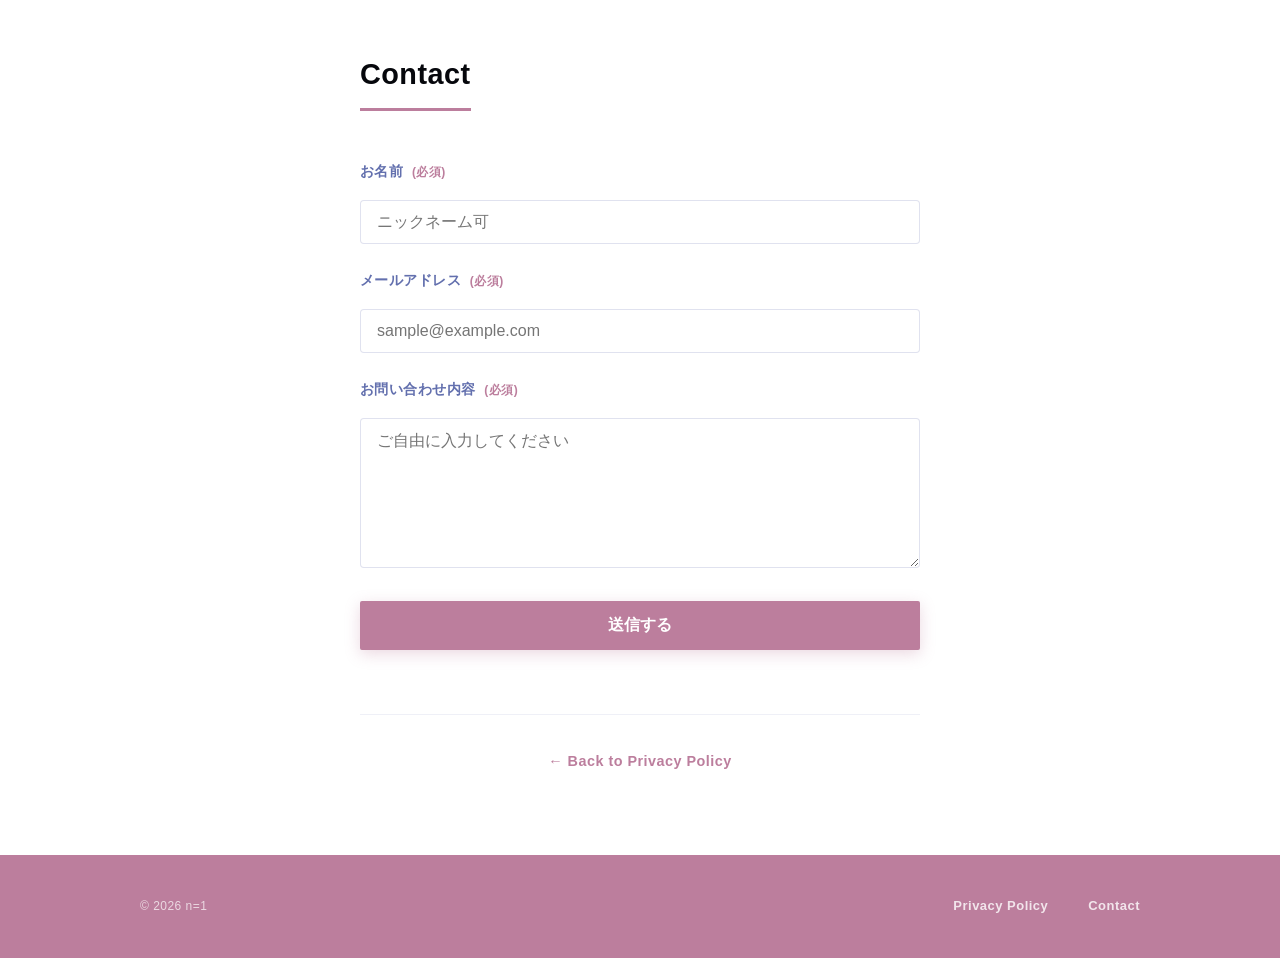
<file: contact.html>
<!DOCTYPE html>
<html lang="ja">
<head>
    <meta charset="UTF-8">
    <meta name="viewport" content="width=device-width, initial-scale=1.0">
    <title>Contact | n=1</title>
    <meta name="description" content="Contact n=1. Please feel free to reach out for inquiries or feedback.">
    <link rel="stylesheet" href="style.css">
</head>
<body class="contact-page">
    <div class="container">
        <div class="contact-container">
            <h1 class="contact-title">Contact</h1>
            
            <form id="contact-form">
                <div class="form-group">
                    <label for="name">お名前 <span style="font-size: 0.75rem; color: var(--accent-color); margin-left: 4px;">(必須)</span></label>
                    <input type="text" id="name" name="name" required placeholder="ニックネーム可">
                </div>
                
                <div class="form-group">
                    <label for="email">メールアドレス <span style="font-size: 0.75rem; color: var(--accent-color); margin-left: 4px;">(必須)</span></label>
                    <input type="email" id="email" name="email" required placeholder="sample@example.com">
                </div>
                
                <div class="form-group">
                    <label for="message">お問い合わせ内容 <span style="font-size: 0.75rem; color: var(--accent-color); margin-left: 4px;">(必須)</span></label>
                    <textarea id="message" name="message" required placeholder="ご自由に入力してください"></textarea>
                </div>
                
                <div class="form-group honeypot-field">
                    <label for="honeypot">Do not fill this</label>
                    <input type="text" id="honeypot" name="honeypot" tabindex="-1" autocomplete="off">
                </div>
                
                <button type="submit" id="submit-btn" class="submit-btn transition">
                    <span id="btn-text">送信する</span>
                </button>
            </form>

            <div id="status-message"></div>

            <div class="footer-action">
                <a href="privacy.html" class="back-link">← Back to Privacy Policy</a>
            </div>
        </div>
    </div>

    <footer class="main-footer">
      <div class="footer-inner">
        <nav class="footer-nav">
          <a href="privacy.html" class="footer-link-white">Privacy Policy</a>
          <a href="contact.html" class="footer-link-white">Contact</a>
        </nav>
        <div class="footer-copyright-white">© 2026 n=1</div>
      </div>
    </footer>

    <script>
        const form = document.getElementById('contact-form');
        const submitBtn = document.getElementById('submit-btn');
        const btnText = document.getElementById('btn-text');
        const statusMsg = document.getElementById('status-message');

        const ENCODED_URL = 'aHR0cHM6Ly9zY3JpcHQuZ29vZ2xlLmNvbS9tYWNyb3Mvcy9BS2Z5Y2J3cXV2dGU0eEc0TXIyRFhZWHFVZTQyM0Y3dE14U3pBUUxuMnJIQnhnQWJLY3VtYUVFSlA1WlNjZ3VZYWRVVFE5dWgvZXhlYw=='; 
        const GAS_URL = ENCODED_URL ? atob(ENCODED_URL) : '';

        form.addEventListener('submit', async (e) => {
            e.preventDefault();

            if (form.honeypot.value) {
                statusMsg.textContent = 'お問い合わせを受け付けました。ありがとうございます。';
                statusMsg.classList.add('status-success');
                form.reset();
                btnText.textContent = '送信完了';
                return;
            }

            if (!GAS_URL) {
                alert('GASのURLが設定されていません。');
                return;
            }

            submitBtn.disabled = true;
            btnText.innerHTML = '送信中<span class="loading-dots"></span>';
            statusMsg.className = '';
            statusMsg.style.display = 'none';

            const formData = new FormData(form);
            const data = {
                name: formData.get('name'),
                email: formData.get('email'),
                message: formData.get('message'),
                honeypot: formData.get('honeypot')
            };

            try {
                const response = await fetch(GAS_URL, {
                    method: 'POST',
                    mode: 'no-cors',
                    headers: {
                        'Content-Type': 'text/plain'
                    },
                    body: JSON.stringify(data)
                });

                statusMsg.textContent = 'お問い合わせを受け付けました。ありがとうございます。';
                statusMsg.classList.add('status-success');
                form.reset();
                btnText.textContent = '送信完了';

            } catch (error) {
                statusMsg.textContent = '送信に失敗しました。時間をおいて再度お試しください。';
                statusMsg.classList.add('status-error');
                submitBtn.disabled = false;
                btnText.textContent = '送信する';
            }
        });
    </script>
</body>
</html>
</file>
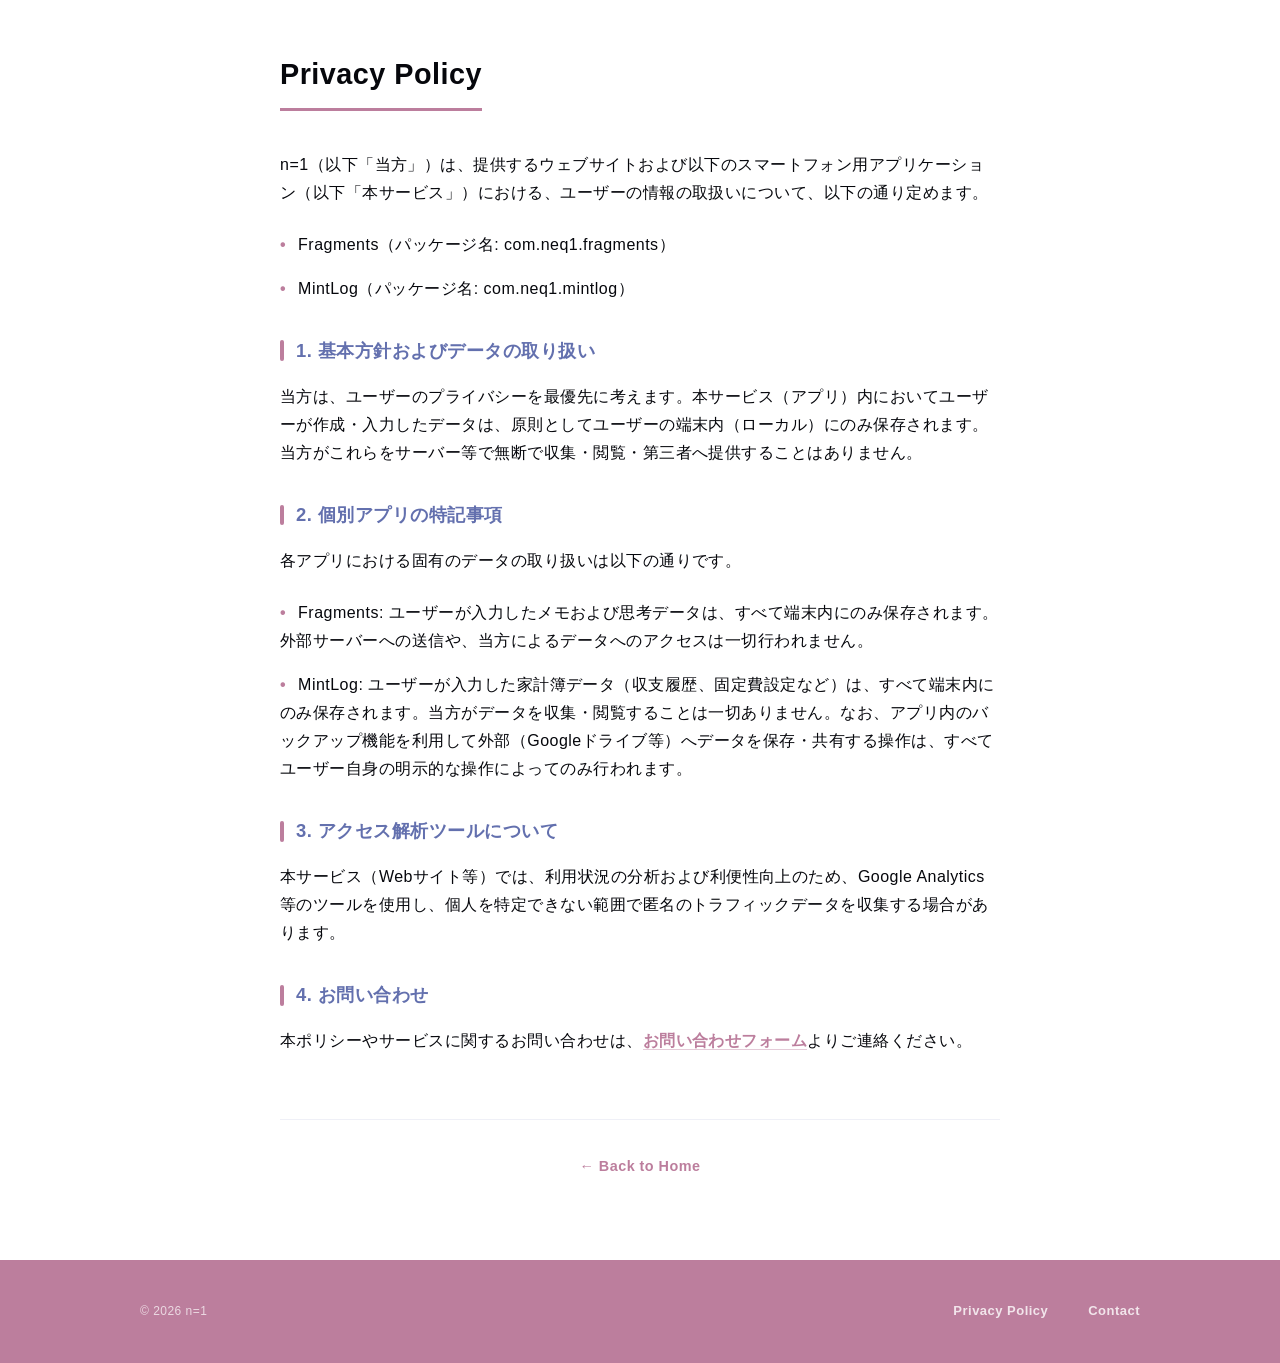
<file: privacy.html>
<!DOCTYPE html>
<html lang="ja">
<head>
    <meta charset="UTF-8">
    <meta name="viewport" content="width=device-width, initial-scale=1.0">
    <title>Privacy Policy | n=1</title>
    <meta name="description" content="Privacy Policy of n=1. Information on how we handle user data in our services and applications.">
    <link rel="stylesheet" href="style.css">
</head>
<body class="privacy-page">
    <div class="container">
        <div class="policy-container">
            <h1 class="policy-title">Privacy Policy</h1>
            
            <p>n=1（以下「当方」）は、提供するウェブサイトおよび以下のスマートフォン用アプリケーション（以下「本サービス」）における、ユーザーの情報の取扱いについて、以下の通り定めます。</p>
            <ul class="app-list">
                <li>Fragments（パッケージ名: com.neq1.fragments）</li>
                <li>MintLog（パッケージ名: com.neq1.mintlog）</li>
            </ul>

            <h2>1. 基本方針およびデータの取り扱い</h2>
            <p>当方は、ユーザーのプライバシーを最優先に考えます。本サービス（アプリ）内においてユーザーが作成・入力したデータは、原則としてユーザーの端末内（ローカル）にのみ保存されます。当方がこれらをサーバー等で無断で収集・閲覧・第三者へ提供することはありません。</p>

            <h2>2. 個別アプリの特記事項</h2>
            <p>各アプリにおける固有のデータの取り扱いは以下の通りです。</p>
            <ul class="app-list">
                <li>Fragments: ユーザーが入力したメモおよび思考データは、すべて端末内にのみ保存されます。外部サーバーへの送信や、当方によるデータへのアクセスは一切行われません。</li>
                <li>MintLog: ユーザーが入力した家計簿データ（収支履歴、固定費設定など）は、すべて端末内にのみ保存されます。当方がデータを収集・閲覧することは一切ありません。なお、アプリ内のバックアップ機能を利用して外部（Googleドライブ等）へデータを保存・共有する操作は、すべてユーザー自身の明示的な操作によってのみ行われます。</li>
            </ul>

            <h2>3. アクセス解析ツールについて</h2>
            <p>本サービス（Webサイト等）では、利用状況の分析および利便性向上のため、Google Analytics等のツールを使用し、個人を特定できない範囲で匿名のトラフィックデータを収集する場合があります。</p>

            <h2>4. お問い合わせ</h2>
            <p>本ポリシーやサービスに関するお問い合わせは、<a href="contact.html" style="color: var(--accent-color); font-weight: 600; text-decoration: none; border-bottom: 1px solid rgba(188, 126, 157, 0.4);">お問い合わせフォーム</a>よりご連絡ください。</p>
            
            <div class="footer-action">
                <a href="index.html" class="back-link">← Back to Home</a>
            </div>
        </div>
    </div>
    <footer class="main-footer">
      <div class="footer-inner">
        <nav class="footer-nav">
          <a href="privacy.html" class="footer-link-white">Privacy Policy</a>
          <a href="contact.html" class="footer-link-white">Contact</a>
        </nav>
        <div class="footer-copyright-white">© 2026 n=1</div>
      </div>
    </footer>

    <script async src="https://www.googletagmanager.com/gtag/js?id=G-P91DCVD7WL"></script>
    <script>
      window.dataLayer = window.dataLayer || [];
      function gtag(){dataLayer.push(arguments);}
      gtag('js', new Date());
      gtag('config', 'G-P91DCVD7WL');
    </script>
</body>
</html>
</file>
<file: style.css>
/* --- Variables & Base Settings --- */
:root {
    --bg-color: rgb(255, 255, 255);
    --text-color: rgb(6, 7, 12);
    --primary-color: rgb(99, 112, 174);
    --secondary-color: rgb(210, 169, 208);
    --accent-color: rgb(188, 126, 157);
    --radius-card: 4px;
    --radius-button: 2px;
}

body {
    margin: 0;
    font-family: 'Outfit', 'Helvetica Neue', Arial, 'Hiragino Kaku Gothic ProN', sans-serif;
    background-color: var(--bg-color);
    color: var(--text-color);
    display: flex;
    flex-direction: column;
    min-height: 100vh;
    line-height: 1.75;
    letter-spacing: 0.03em;
}

p {
    margin-bottom: 1.5rem;
}

.container {
    width: 100%;
    max-width: 800px;
    margin: 0 auto;
    padding: 0 20px;
    box-sizing: border-box;
    flex: 1;
}

/* --- Common Components --- */
.back-link {
    font-size: 0.9rem;
    color: var(--accent-color);
    text-decoration: none;
    font-weight: 600;
    transition: opacity 0.2s, transform 0.2s;
    display: inline-block;
}

.back-link:hover {
    opacity: 0.7;
    transform: translateX(-4px);
}

.footer-action {
    margin-top: 4rem;
    padding-top: 2rem;
    border-top: 1px solid rgba(99, 112, 174, 0.1);
    text-align: center;
}

/* --- Footer --- */
.main-footer {
    background-color: var(--accent-color);
    color: white;
    padding: 40px 20px;
    width: 100%;
    box-sizing: border-box;
}

.footer-inner {
    max-width: 1000px;
    margin: 0 auto;
    display: flex;
    flex-direction: column;
    align-items: center;
    gap: 32px;
}

@media (min-width: 640px) {
    .footer-inner { flex-direction: row-reverse; justify-content: space-between; }
}

.footer-nav { display: flex; flex-direction: column; align-items: center; gap: 20px; }
@media (min-width: 640px) { .footer-nav { flex-direction: row; gap: 40px; } }

.footer-link-white {
    text-decoration: none;
    color: rgba(255, 255, 255, 0.8);
    font-size: 13px;
    font-weight: 600;
    transition: color 0.2s;
}

.footer-link-white:hover {
    color: rgba(255, 255, 255, 1);
}

.footer-copyright-white { font-size: 12px; color: rgba(255, 255, 255, 0.7); }

/* --- Page: Index --- */
.main-card {
    max-width: 480px;
    margin: 40px auto 30px;
    text-align: center;
}

.main-card header {
    margin-bottom: 24px;
}

.title-img { height: 72px; margin-bottom: 15px; }

.profile-text {
    font-size: 0.9rem;
    color: var(--primary-color);
    letter-spacing: 0.05em;
    font-weight: 500;
    opacity: 0.8;
}

.status-tag {
    font-size: 10px; letter-spacing: 0.25em; color: var(--accent-color);
    text-transform: uppercase; border: 1px solid rgba(188, 126, 157, 0.3);
    padding: 4px 12px; border-radius: 4px; display: inline-block; margin-bottom: 12px;
}

.headline { font-size: 1.15rem; color: var(--text-color); }

/* --- Page: Privacy --- */
.policy-container { max-width: 720px; margin: 30px auto 40px; padding: 0 0 40px; }

.policy-title {
    font-size: 1.8rem; font-weight: 700; margin-bottom: 1.5rem;
    border-bottom: 3px solid var(--accent-color); display: inline-block;
    padding-bottom: 0.5rem;
}

.policy-container h2 {
    color: var(--primary-color); font-size: 1.15rem; margin-top: 2rem;
    display: flex; align-items: center;
}

.policy-container h2::before {
    content: ""; display: inline-block; width: 4px; height: 1.3rem;
    background: var(--accent-color); margin-right: 12px; border-radius: 2px;
}

.app-list { list-style: none; padding: 0; margin-top: 1.5rem; }
.app-list li { margin-bottom: 1rem; }
.app-list li::before { content: "•"; color: var(--accent-color); margin-right: 12px; font-weight: bold; }

/* --- Page: Contact --- */
.contact-container {
    max-width: 600px;
    margin: 30px auto 40px;
    padding: 0 20px 40px;
    box-sizing: border-box;
}

@media (max-width: 480px) {
    .contact-container {
        margin: 20px auto 40px;
        padding: 24px 20px;
    }
}

.contact-title {
    color: var(--text-color);
    font-size: 1.8rem;
    font-weight: 700;
    margin-bottom: 3rem;
    border-bottom: 3px solid var(--accent-color);
    display: inline-block;
    padding-bottom: 0.5rem;
}

#contact-form { display: flex; flex-direction: column; gap: 1.5rem; }

.form-group label {
    display: block;
    font-size: 0.9rem;
    font-weight: 600;
    color: var(--primary-color);
    margin-bottom: 1.0rem;
}

.form-group input, 
.form-group textarea {
    width: 100%;
    padding: 12px 16px;
    font-size: 16px;
    font-family: inherit;
    border: 1px solid rgba(99, 112, 174, 0.2);
    border-radius: var(--radius-card);
    background-color: #fff;
    color: var(--text-color);
    box-sizing: border-box;
    transition: border-color 0.2s, box-shadow 0.2s;
}

.form-group input:focus,
.form-group textarea:focus {
    outline: none;
    border-color: var(--primary-color);
    box-shadow: 0 0 0 3px rgba(99, 112, 174, 0.1);
}

.form-group textarea {
    min-height: 150px;
    resize: vertical;
}

.submit-btn {
    display: inline-flex;
    align-items: center;
    justify-content: center;
    width: 100%;
    padding: 14px;
    background: var(--accent-color);
    color: white;
    border: none;
    border-radius: var(--radius-button);
    font-size: 16px;
    font-weight: 700;
    cursor: pointer;
    transition: transform 0.2s, opacity 0.2s, filter 0.2s;
    box-shadow: 0 4px 15px rgba(188, 126, 157, 0.3);
}

.submit-btn:hover {
    filter: brightness(1.1);
    transform: translateY(-1px);
}

.submit-btn:active {
    transform: translateY(0);
}

.submit-btn:disabled {
    background-color: var(--secondary-color);
    cursor: not-allowed;
    opacity: 0.8;
    transform: none;
}

#status-message {
    margin-top: 1.5rem;
    padding: 1rem;
    border-radius: var(--radius-card);
    font-size: 0.95rem;
    display: none;
    text-align: center;
    animation: fadeIn 0.3s ease-in-out;
}

@keyframes fadeIn {
    from { opacity: 0; transform: translateY(5px); }
    to { opacity: 1; transform: translateY(0); }
}

.status-success {
    background-color: rgba(99, 112, 174, 0.08);
    color: var(--primary-color);
    border: 1px solid rgba(99, 112, 174, 0.15);
    display: block !important;
}

.status-error {
    background-color: rgba(188, 126, 157, 0.08);
    color: var(--accent-color);
    border: 1px solid rgba(188, 126, 157, 0.15);
    display: block !important;
}

.loading-dots::after {
    content: '.';
    animation: dots 1.5s steps(5, end) infinite;
}

@keyframes dots {
    0%, 20% { content: '.'; }
    40% { content: '..'; }
    60% { content: '...'; }
    80%, 100% { content: ''; }
}

.honeypot-field { display: none !important; visibility: hidden; }

/* --- Page: Index (App & Essay Sections) --- */
.app-section {
    margin: 40px 0;
    padding-top: 30px;
    border-top: 1px solid rgba(99, 112, 174, 0.1);
}

.section-heading {
    font-size: 1.8rem;
    color: var(--text-color);
    margin: 0 0 24px 0;
    font-weight: bold;
    text-align: center;
}
.app-icon {
    width: 80px;
    height: 80px;
    border-radius: 18px;
    box-shadow: 0 4px 12px rgba(0, 0, 0, 0.05);
    margin-bottom: 16px;
}
.app-title {
    font-size: 1.15rem;
    margin: 0 0 8px 0;
}
.app-desc {
    font-size: 0.95rem;
    color: var(--primary-color);
    margin-bottom: 24px;
}

/* --- Works Cards --- */

.works-list {
    display: grid;
    grid-template-columns: 1fr;
    gap: 2rem;
    margin-top: 1.5rem;
}

.work-card {
    border: 1px solid rgba(99, 112, 174, 0.15);
    border-radius: var(--radius-card);
    padding: 1.5rem;
    background-color: #fafafa;
}

.work-card .app-icon {
    margin-bottom: 1rem;
}

.work-card .store-badge-container {
    margin-top: 1.5rem;
}

.essay-section {
    margin: 40px 0;
    padding: 30px 1rem 0;
    border-top: 1px solid rgba(99, 112, 174, 0.1);
}

.essay-banner {
    display: flex;
    justify-content: center;
    text-decoration: none;
    padding: 0.5rem;
}

.essay-logo {
    width: 60px;
    height: auto;
}

/* --- Support Section --- */
.support-section {
  margin: 40px 0;
  padding: 30px 1rem 0;
  border-top: 1px solid rgba(99, 112, 174, 0.1);
}

.support-widget-container {
  display: flex;
  justify-content: center;
  margin-top: 1.5rem;
}

.store-badge-container {
    display: flex;
    justify-content: center;
    margin-top: 1.5rem;
}

.google-play-badge {
    width: 135px;
    height: auto;
    transition: opacity 0.2s ease;
}

.google-play-badge:hover {
    opacity: 0.8;
}

.footer-bottom-text {
    display: flex;
    flex-direction: column;
    align-items: center;
    gap: 8px;
}

.trademark-text {
    font-size: 0.7rem;
    color: rgba(255, 255, 255, 0.7);
    margin: 0;
    text-align: center;
}
</file>
